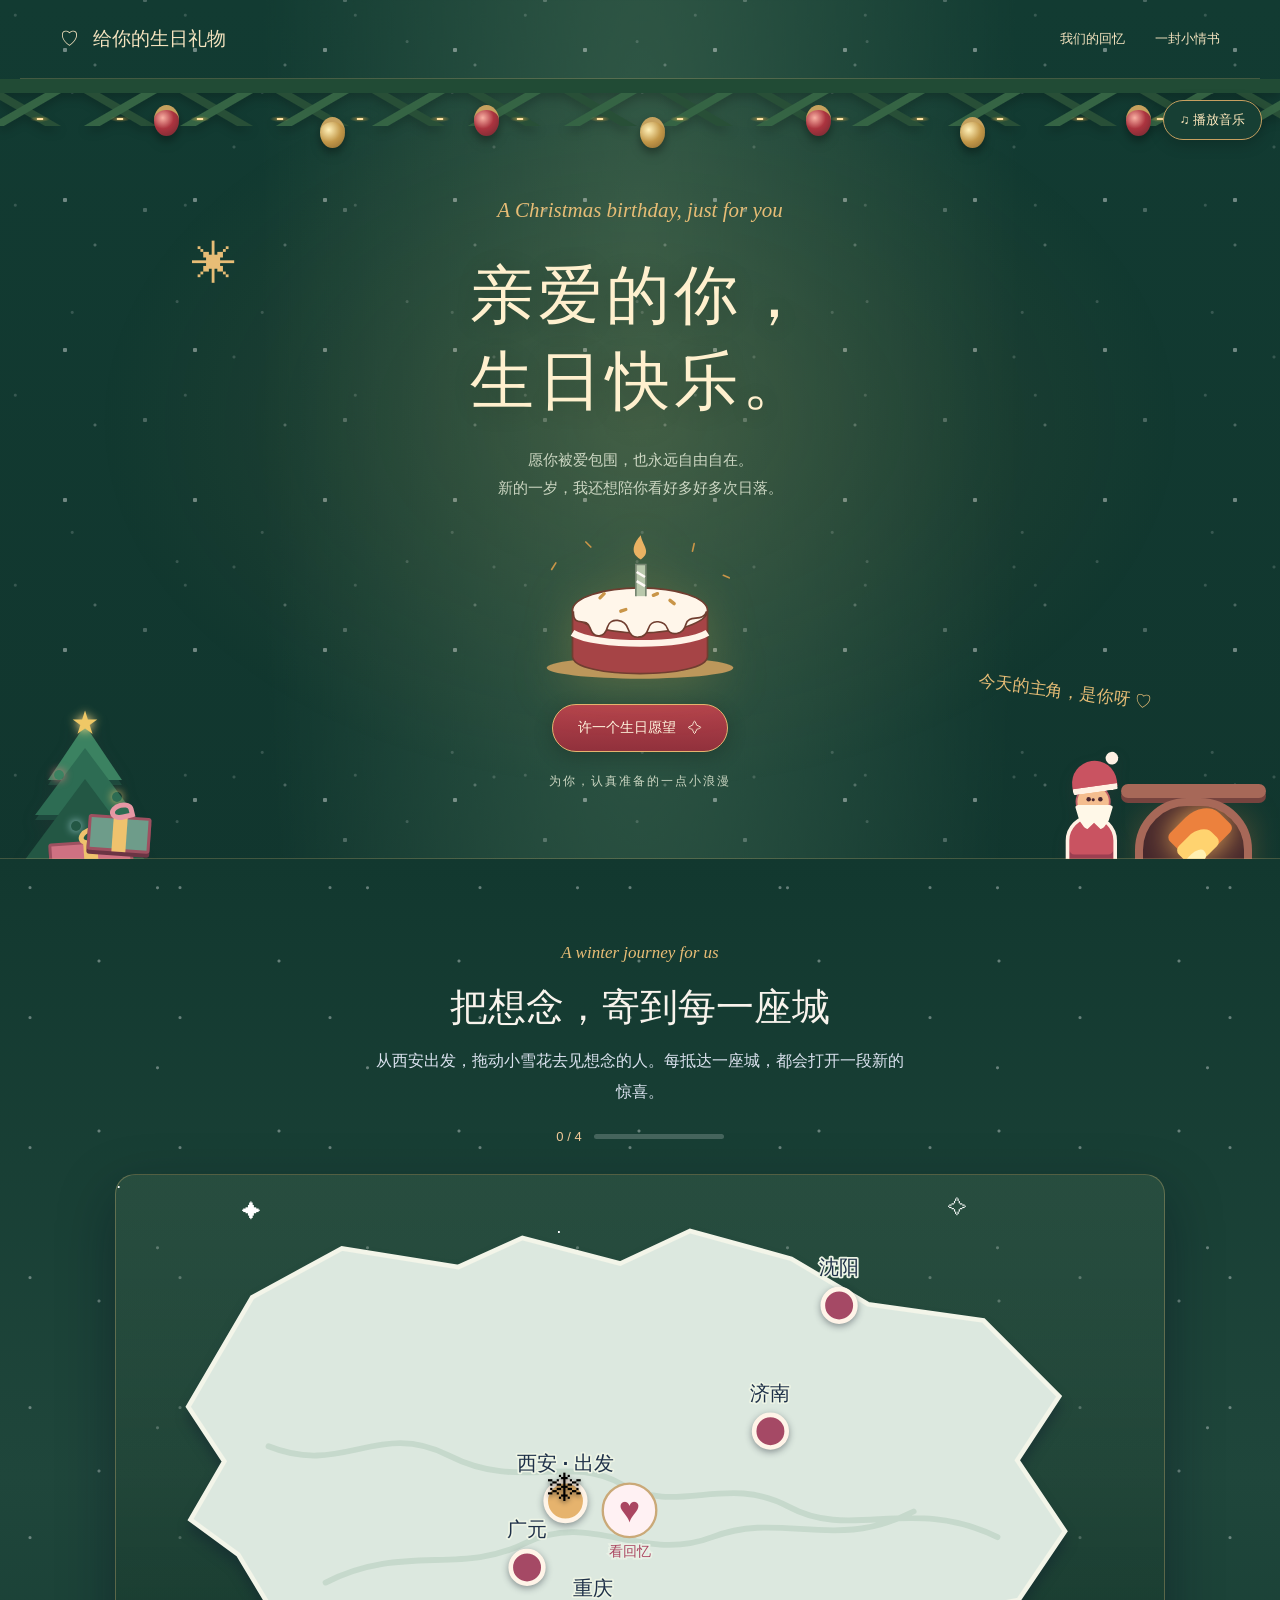
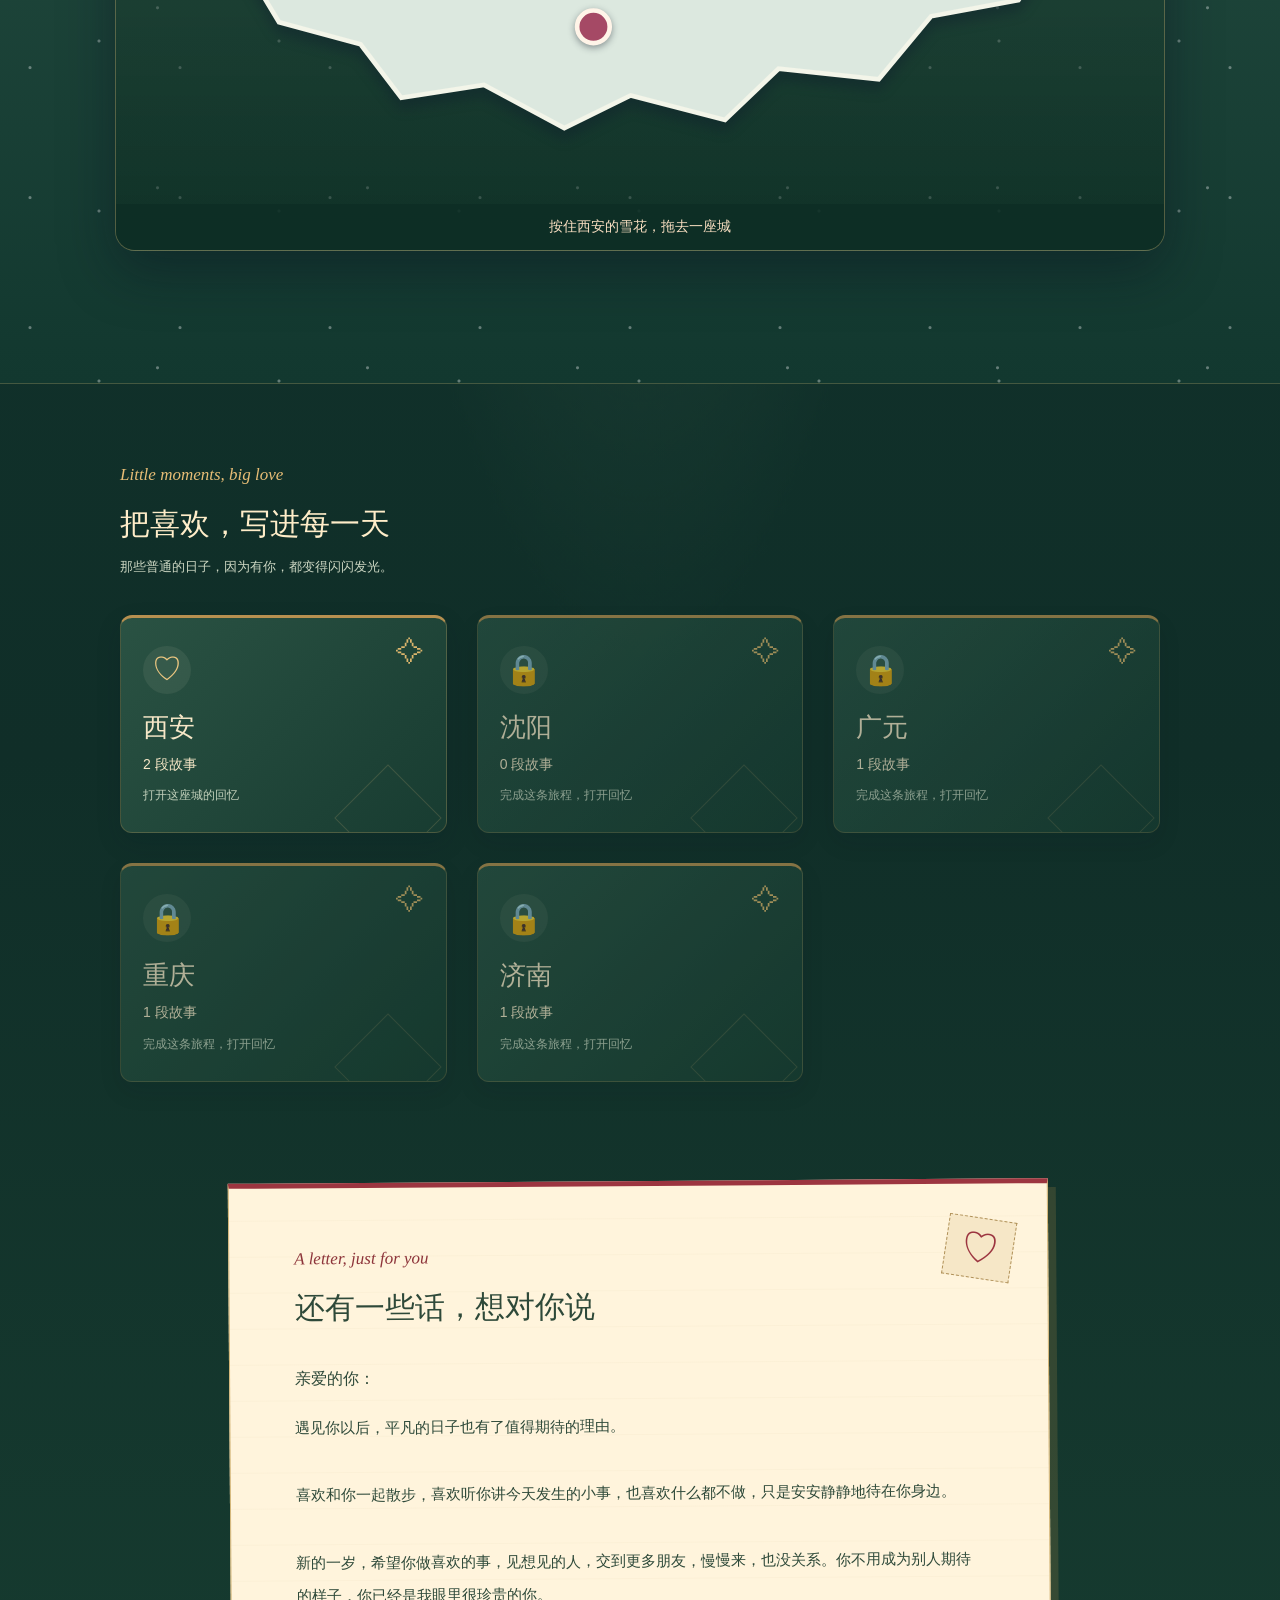
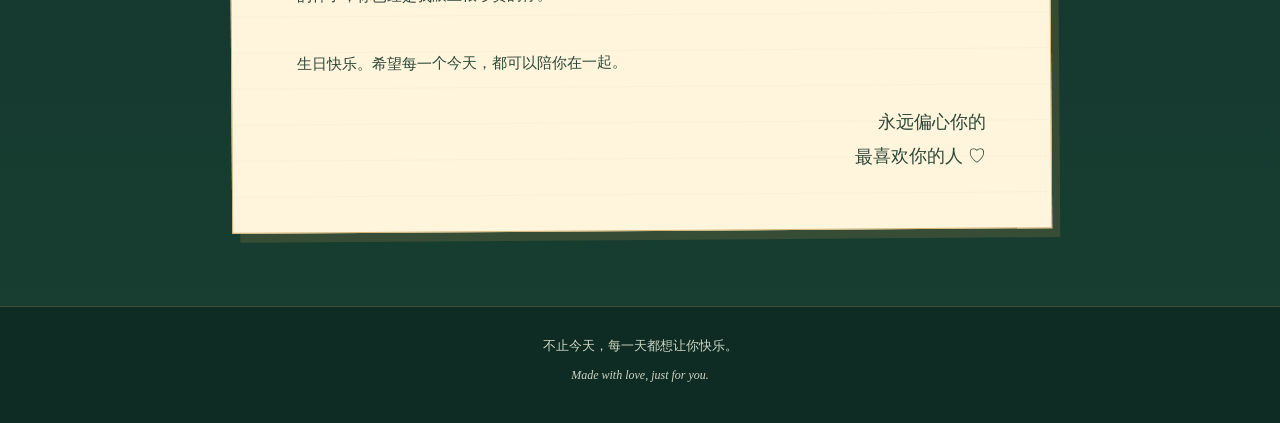
<file: index.html>
<!doctype html>
<html lang="zh-CN">
<head>
  <meta charset="UTF-8">
  <meta name="viewport" content="width=device-width, initial-scale=1">
  <meta name="theme-color" content="#123b32">
  <title>把喜欢，写进每一天</title>
  <link rel="stylesheet" href="styles.css">
</head>
<body>
  <audio id="birthday-music" src="%E5%A4%AA%E8%81%AA%E6%98%8E-%E9%99%88%E7%BB%AE%E8%B4%9E.mp3" preload="metadata" playsinline loop></audio>
  <button id="music-toggle" class="music-toggle" type="button" hidden aria-label="播放背景音乐" aria-pressed="false">♫ 播放音乐</button>
  <div class="christmas-decor" aria-hidden="true">
    <div class="snow-layer snow-layer-one"></div><div class="snow-layer snow-layer-two"></div>
    <div class="christmas-tree"><span class="tree-star">★</span><i class="tree-layer tree-layer-one"></i><i class="tree-layer tree-layer-two"></i><i class="tree-layer tree-layer-three"></i><b class="tree-trunk"></b><span class="tree-light light-one"></span><span class="tree-light light-two"></span><span class="tree-light light-three"></span><span class="tree-light light-four"></span></div>
    <div class="gift-stack"><span class="gift gift-large"><i></i><b></b></span><span class="gift gift-small"><i></i><b></b></span></div>
    <div class="santa-claus"><span class="santa-hat"></span><span class="santa-face">●</span><span class="santa-beard"></span><span class="santa-body"></span></div>
    <div class="fireplace"><span class="fireplace-mantle"></span><span class="fireplace-opening"><i></i><b></b><em></em></span><span class="fireplace-glow"></span></div>
  </div>
  <header class="topbar"><a class="brand" href="#">♡ &nbsp; 给你的生日礼物</a><nav aria-label="主导航"><a href="#memories">我们的回忆</a><a href="#letter">一封小情书</a><button id="manage" class="quiet editor-only">整理礼物</button></nav></header>
  <main>
    <section class="hero" aria-labelledby="birthday-title">
      <div class="holiday-garland" aria-hidden="true"><span></span><span></span><span></span><span></span><span></span><span></span><span></span></div>
      <span class="tiny-flower" aria-hidden="true">✳</span>
      <p class="handwritten">A Christmas birthday, just for you</p>
      <h1 id="birthday-title"><span id="recipient">亲爱的你</span>，<br>生日快乐。</h1>
      <p id="subtitle" class="subtitle"></p>
      <div class="cake" aria-hidden="true"><svg viewBox="0 0 300 220" fill="none"><ellipse cx="150" cy="193" rx="112" ry="13" fill="#edddd9"/><path d="M69 124v55c0 28 162 28 162 0v-55" fill="#ecc2cc" stroke="#9d6979" stroke-width="2"/><path d="M69 151c27 17 136 17 162 0" stroke="#fff4e8" stroke-width="8"/><ellipse cx="150" cy="124" rx="81" ry="27" fill="#fff6ea" stroke="#9d6979" stroke-width="2"/><path d="M70 125c0 22 15 5 20 20s18 11 21-1 21-10 25 3 20 12 24-1 20-9 23 0 19 8 22-5 21-2 25-16" fill="#fff6ea" stroke="#9d6979" stroke-width="2"/><path d="M145 107V69h12v38" fill="#b9c8ac" stroke="#768571" stroke-width="2"/><path d="m146 78 10 6m-10 5 10 6" stroke="#fffaf7" stroke-width="3"/><path class="flame" d="M151 63c-17-9-4-25 0-29 1 11 14 20 0 29Z" fill="#e9b263"/><path d="m102 109 5-5m79 8 5 4m-64 9 6-2m33-17 5-2" stroke="#b46b81" stroke-width="4" stroke-linecap="round"/><path d="m44 75 5-8m201 15 7 3M91 48l-6-6m130 2-2 9" stroke="#c28a9d" stroke-width="2" stroke-linecap="round"/></svg></div>
      <button id="wish" class="primary">许一个生日愿望 <span aria-hidden="true">✧</span></button>
      <p id="birthday-date" class="date-line"></p>
      <span class="hero-note">今天的主角，是你呀 ♡</span>
    </section>
    <section id="journey" class="journey-section">
      <div class="journey-intro">
        <p class="handwritten small">A winter journey for us</p>
        <h2>把想念，寄到每一座城</h2>
        <p>从西安出发，拖动小雪花去见想念的人。每抵达一座城，都会打开一段新的惊喜。</p>
        <div class="journey-progress" aria-live="polite"><span id="journey-progress-count">0 / 4</span><i><b id="journey-progress-bar"></b></i></div>
      </div>
      <div class="map-shell">
        <div class="map-sky" aria-hidden="true"><span>✦</span><span>·</span><span>✧</span><span>·</span></div>
        <svg id="china-map" class="china-map" viewBox="0 0 900 540" role="group" aria-labelledby="map-title map-desc">
          <title id="map-title">冬日中国旅程地图</title><desc id="map-desc">从西安拖动雪花到沈阳、重庆、广元或济南，触发不同交通工具。</desc>
          <path class="china-land" d="M117 105 194 63 294 79 349 54 433 76 493 48 580 72 646 111 745 125 810 190 774 245 815 306 775 365 700 379 655 433 569 424 523 468 442 447 385 475 316 438 245 449 210 403 140 384 105 326 64 296 93 246 62 199Z"/>
          <path class="map-ridge" d="M131 233c64 26 94-23 155 8s103-2 149 25 90-10 143 19 106-10 179 26M180 350c66-34 116-6 172-34s100 18 160-5 104 13 173-22"/>
          <g class="route-layer" id="route-layer"></g>
          <g id="city-layer"></g>
          <g id="frog-layer"></g>
          <g id="traveller-token" class="traveller-token" transform="translate(386 280)" aria-hidden="true"><circle r="24" fill="transparent" pointer-events="all"/><text text-anchor="middle">❄</text></g>
        </svg>
        <div class="map-instruction" id="map-instruction">按住西安的雪花，拖去一座城</div>
      </div>
      <div id="travel-result" class="travel-result" aria-live="polite"></div>
    </section>
    <section id="cake-station" class="cake-station" hidden>
      <div class="station-copy"><p class="handwritten small">A birthday cake, made by you</p><h2>冬日蛋糕</h2><p>沈阳的雪落下来之前，先亲手完成这块小小的生日蛋糕吧。</p></div>
      <div class="cake-workbench"><div class="cake-workspace-label"><span>冬日甜品台</span><span id="cake-progress">0 / 4 完成</span></div><div id="wish-float-layer" class="wish-float-layer" aria-live="polite"></div><div id="cake-preview" class="cake-preview" aria-label="可互动的立体生日蛋糕"><div class="cake-plate"></div><div class="cake-candle-row" aria-hidden="true"></div><div class="cake-candle-cover" aria-hidden="true"></div><div class="cake-top"><span class="cake-writing"></span></div><div class="cake-layer cake-layer-top"></div><div class="cake-layer cake-layer-middle"></div><div class="cake-layer cake-layer-bottom"></div><div class="cake-cream-piping"></div><div class="cake-decorations"></div></div><div class="cake-tools" role="group" aria-label="蛋糕制作工具"><button type="button" data-cake-action="cream">① 抹奶油</button><button type="button" data-cake-action="flower">② 裱花</button><button type="button" data-cake-action="write">③ 许愿</button><button type="button" data-cake-action="candle">④ 插蜡烛</button></div><div id="cake-write-tools" class="cake-write-tools" hidden><input id="cake-message-input" maxlength="18" placeholder="写下 18 字以内的愿望"><button id="cake-message-apply" type="button" class="outline">许下愿望</button></div><p id="cake-hint" class="cake-hint">先选择工具，再在蛋糕上操作：拖动抹奶油，点击装饰。</p></div>
      <div id="wish-panel" class="wish-panel" hidden><div class="fireworks" aria-hidden="true">✦　✧　✦</div><h2>现在，轮到你许愿了</h2><p>闭上眼睛，把最想实现的愿望交给今晚的星星。</p><button id="make-wish" class="primary" type="button">我许好了 ♡</button><div id="wish-message" class="wish-message"></div></div>
    </section>
    <section id="memories" class="memories section-wrap">
      <div class="section-heading"><div><p class="handwritten small">Little moments, big love</p><h2>把喜欢，写进每一天</h2><p class="muted">那些普通的日子，因为有你，都变得闪闪发光。</p></div><button id="manage-places" class="outline editor-only" type="button">管理地点</button><button id="add-memory" class="outline editor-only">＋ 收藏一段回忆</button></div>
      <div id="gallery" class="gallery"></div>
      <div id="empty" class="empty"><span aria-hidden="true">▧</span><h3>故事的第一页，留给我们</h3><p>放一张喜欢的照片，写下那天的小事。<br>以后再看，还是会忍不住微笑。</p><button id="first-memory" class="quiet editor-only">添加我们的第一张照片</button></div>
    </section>
    <section id="letter" class="letter-section section-wrap"><div class="letter-paper"><span class="letter-stamp" aria-hidden="true">♡</span><p class="handwritten small">A letter, just for you</p><h2>还有一些话，想对你说</h2><p id="letter-greeting"></p><div id="letter-body" class="letter-body"></div><p class="signature">永远偏心你的<br><span id="sender"></span> ♡</p></div></section>
  </main>
  <footer>不止今天，每一天都想让你快乐。<span>Made with love, just for you.</span></footer>
  <dialog id="settings-dialog" aria-labelledby="settings-title"><div class="dialog-top"><h2 id="settings-title">把这份礼物，变成我们的</h2><button class="close" data-close aria-label="关闭">×</button></div><form id="settings-form"><label>她的昵称<input name="recipient" maxlength="30" required></label><label>生日日期<input name="birthday" type="date"></label><label>首页寄语<textarea name="subtitle" maxlength="200" rows="2" required></textarea></label><label>生日信<textarea name="letter" maxlength="5000" rows="7" required></textarea></label><label>你的落款<input name="sender" maxlength="30" required></label><button class="primary" type="submit">保存这份心意</button></form><div class="backup"><h3>好好收藏这份礼物</h3><p class="muted">照片仅保存在当前浏览器。记得备份；发给她时，请导出分享页面。</p><div class="button-row"><button id="export-page" class="outline">导出分享页面</button><button id="export-backup" class="quiet">备份内容</button><button id="import-backup" class="quiet">恢复备份</button></div><input id="backup-file" type="file" accept="application/json,.json" hidden></div></dialog>
  <dialog id="memory-dialog" aria-labelledby="memory-title"><div class="dialog-top"><h2 id="memory-title">收藏一段回忆</h2><button class="close" data-close aria-label="关闭">×</button></div><form id="memory-form"><label>这段回忆属于<select id="memory-place" name="placeId" required></select></label><div class="upload"><label for="photo">追加照片到这个故事</label><input id="photo" type="file" accept="image/jpeg,image/png,image/webp" multiple><p class="muted">每个故事最多 30 张 · 每张最大 15 MB · 再次选择会追加</p><p id="photo-status" role="status"></p><div id="photo-preview" class="photo-preview"></div></div><label>给这段回忆起个名字<input name="title" maxlength="50" placeholder="比如：一起看过的那场日落" required></label><label>那一天（选填）<input name="date" type="date"></label><label>照片背后的小故事<textarea name="story" maxlength="1000" rows="4" placeholder="那天发生了什么？有什么想对她说的话？"></textarea></label><button id="save-memory" class="primary" type="submit">收藏这段回忆</button></form></dialog>
  <dialog id="view-dialog" class="view-dialog" aria-labelledby="view-title"><div class="dialog-top"><h2 id="view-title"></h2><button class="close" data-close aria-label="关闭">×</button></div><button id="back-to-stories" type="button" class="quiet">← 返回地点故事列表</button><div id="view-photos" class="view-photos"></div><p id="view-date" class="muted"></p><p id="view-story" class="story"></p><div class="button-row editor-only"><button id="edit-memory" class="outline">编辑故事</button><button id="delete-memory" class="quiet">删除回忆</button></div></dialog>
  <dialog id="frog-dialog" aria-labelledby="frog-title"><div class="dialog-top"><h2 id="frog-title">旅行青蛙带回了这些回忆</h2><button class="close" data-close aria-label="关闭">×</button></div><button id="city-add-story" type="button" class="outline editor-only">＋ 为这里添加故事</button><div id="frog-memories" class="frog-memories"></div></dialog>
  <dialog id="places-dialog" aria-labelledby="places-title"><div class="dialog-top"><h2 id="places-title">地图上的回忆地点</h2><button class="close" data-close aria-label="关闭">×</button></div><div id="place-list"></div><button id="new-place" type="button" class="outline">＋ 新增地点</button><form id="place-form"><h3 id="place-form-title">新增地点</h3><label>地点名称<input name="name" maxlength="30" required></label><label>到达方式<select name="mode"><option value="train">火车，抵达后出现青蛙</option><option value="plane">飞机，抵达后打开蛋糕台</option><option value="heart">爱心，直接打开回忆</option></select></label><p class="muted">地图坐标：横向 25–875（从左到右），纵向 25–515（从上到下）。修改位置不会改变已有故事。</p><div class="coordinate-fields"><label>横向位置<input name="x" type="number" min="25" max="875" value="500" required></label><label>纵向位置<input name="y" type="number" min="25" max="515" value="300" required></label></div><button type="submit" class="primary">保存地点</button></form></dialog>
  <div id="toast" role="status" aria-live="polite"></div><div id="confetti" aria-hidden="true"></div>
  <script src="published-data.js"></script>
  <script src="model.js"></script>
  <script src="app.js"></script>
</body>
</html>
</file>
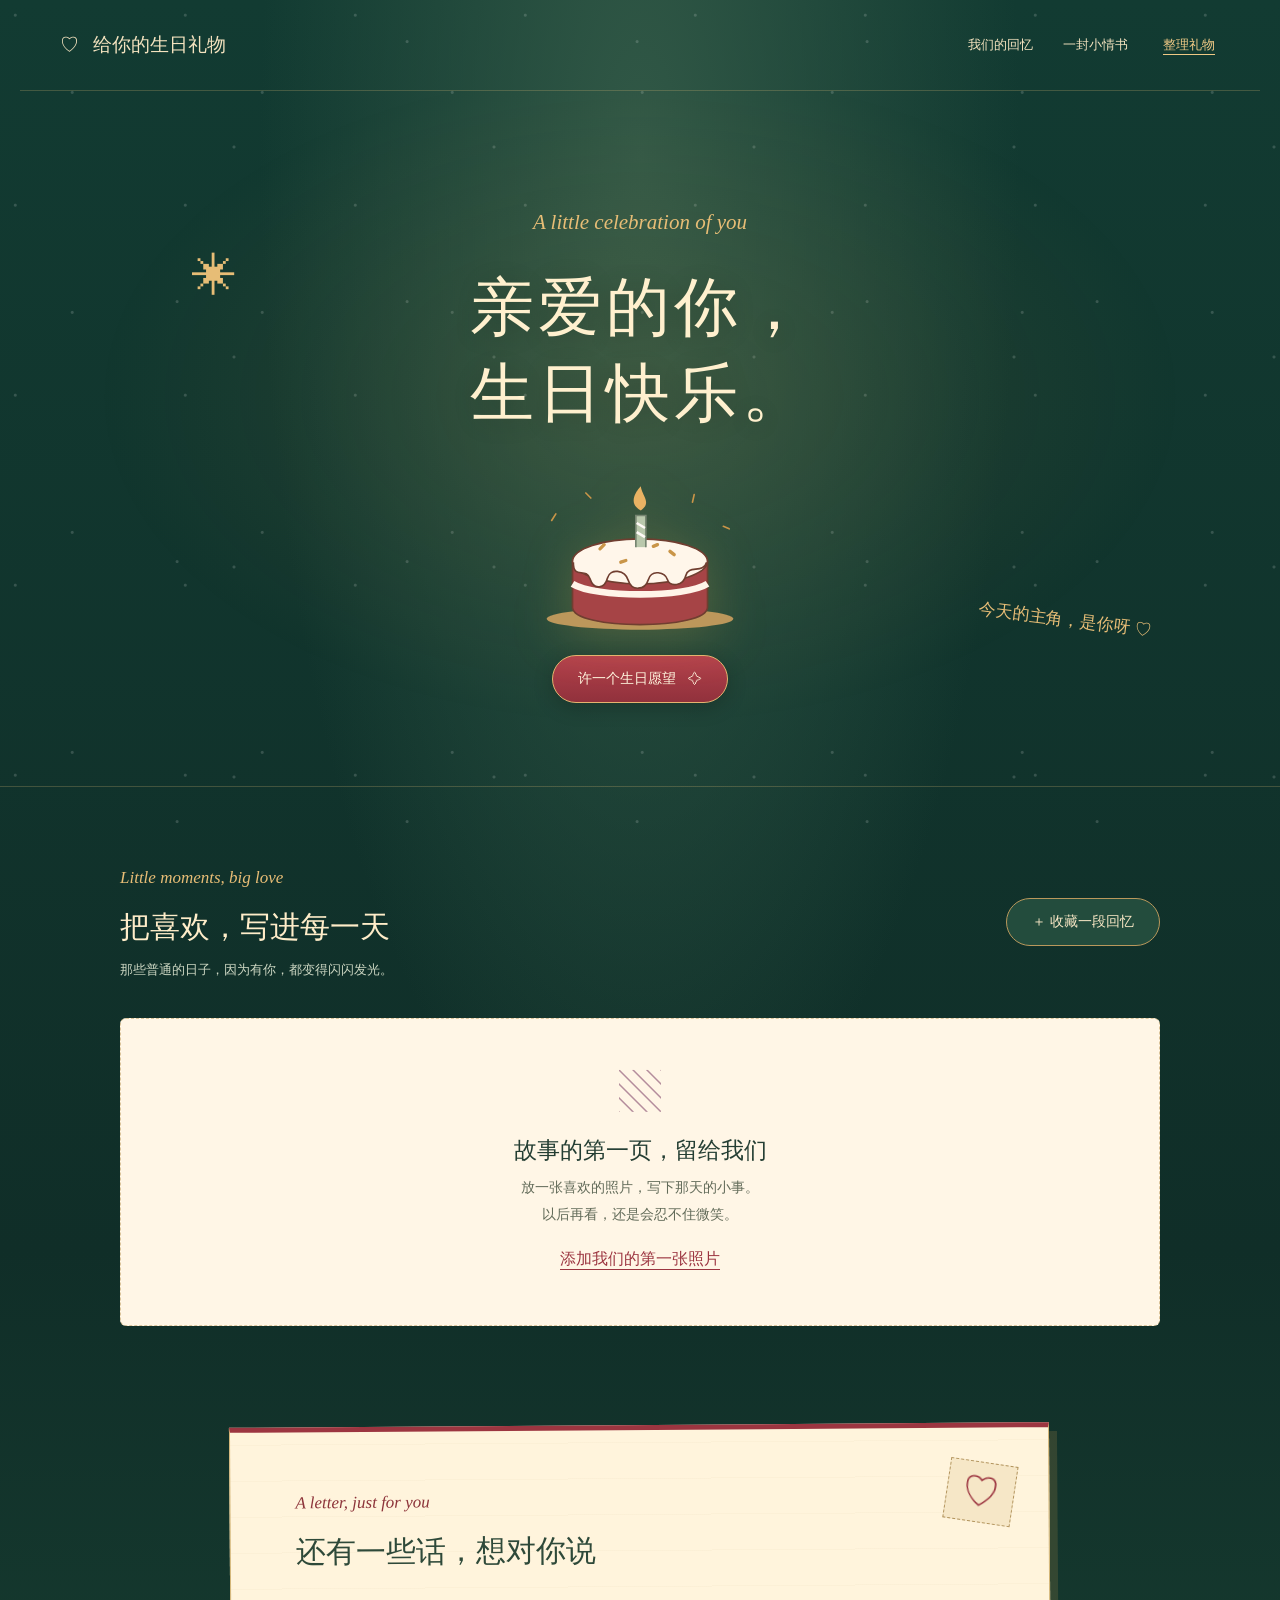
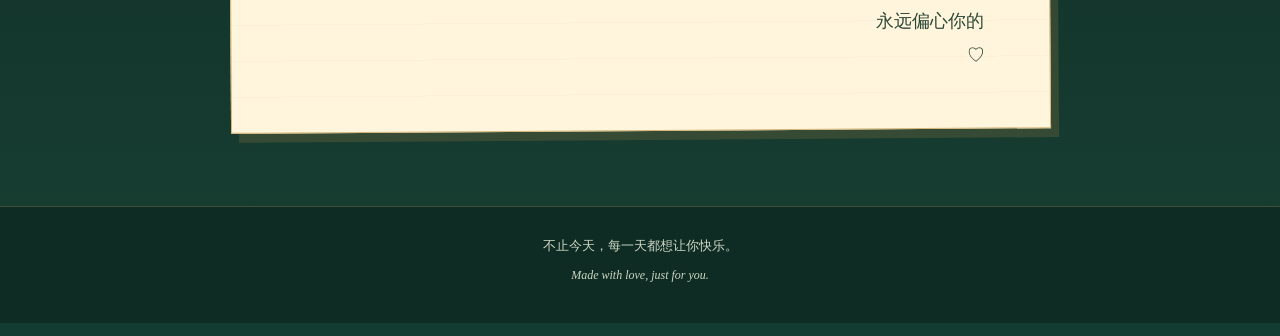
<file: test-runner.html>
<!doctype html>
<html lang="zh-CN">
<head>
  <meta charset="UTF-8">
  <meta name="viewport" content="width=device-width, initial-scale=1">
  <meta name="theme-color" content="#fffaf7">
  <title>把喜欢，写进每一天</title>
  <link rel="stylesheet" href="styles.css">
</head>
<body>
  <header class="topbar"><a class="brand" href="#">♡ &nbsp; 给你的生日礼物</a><nav aria-label="主导航"><a href="#memories">我们的回忆</a><a href="#letter">一封小情书</a><button id="manage" class="quiet editor-only">整理礼物</button></nav></header>
  <main>
    <section class="hero" aria-labelledby="birthday-title">
      <span class="tiny-flower" aria-hidden="true">✳</span>
      <p class="handwritten">A little celebration of you</p>
      <h1 id="birthday-title"><span id="recipient">亲爱的你</span>，<br>生日快乐。</h1>
      <p id="subtitle" class="subtitle"></p>
      <div class="cake" aria-hidden="true"><svg viewBox="0 0 300 220" fill="none"><ellipse cx="150" cy="193" rx="112" ry="13" fill="#edddd9"/><path d="M69 124v55c0 28 162 28 162 0v-55" fill="#ecc2cc" stroke="#9d6979" stroke-width="2"/><path d="M69 151c27 17 136 17 162 0" stroke="#fff4e8" stroke-width="8"/><ellipse cx="150" cy="124" rx="81" ry="27" fill="#fff6ea" stroke="#9d6979" stroke-width="2"/><path d="M70 125c0 22 15 5 20 20s18 11 21-1 21-10 25 3 20 12 24-1 20-9 23 0 19 8 22-5 21-2 25-16" fill="#fff6ea" stroke="#9d6979" stroke-width="2"/><path d="M145 107V69h12v38" fill="#b9c8ac" stroke="#768571" stroke-width="2"/><path d="m146 78 10 6m-10 5 10 6" stroke="#fffaf7" stroke-width="3"/><path class="flame" d="M151 63c-17-9-4-25 0-29 1 11 14 20 0 29Z" fill="#e9b263"/><path d="m102 109 5-5m79 8 5 4m-64 9 6-2m33-17 5-2" stroke="#b46b81" stroke-width="4" stroke-linecap="round"/><path d="m44 75 5-8m201 15 7 3M91 48l-6-6m130 2-2 9" stroke="#c28a9d" stroke-width="2" stroke-linecap="round"/></svg></div>
      <button id="wish" class="primary">许一个生日愿望 <span aria-hidden="true">✧</span></button>
      <p id="birthday-date" class="date-line"></p>
      <span class="hero-note">今天的主角，是你呀 ♡</span>
    </section>
    <section id="memories" class="memories section-wrap">
      <div class="section-heading"><div><p class="handwritten small">Little moments, big love</p><h2>把喜欢，写进每一天</h2><p class="muted">那些普通的日子，因为有你，都变得闪闪发光。</p></div><button id="add-memory" class="outline editor-only">＋ 收藏一段回忆</button></div>
      <div id="gallery" class="gallery"></div>
      <div id="empty" class="empty"><span aria-hidden="true">▧</span><h3>故事的第一页，留给我们</h3><p>放一张喜欢的照片，写下那天的小事。<br>以后再看，还是会忍不住微笑。</p><button id="first-memory" class="quiet editor-only">添加我们的第一张照片</button></div>
    </section>
    <section id="letter" class="letter-section section-wrap"><div class="letter-paper"><span class="letter-stamp" aria-hidden="true">♡</span><p class="handwritten small">A letter, just for you</p><h2>还有一些话，想对你说</h2><p id="letter-greeting"></p><div id="letter-body" class="letter-body"></div><p class="signature">永远偏心你的<br><span id="sender"></span> ♡</p></div></section>
  </main>
  <footer>不止今天，每一天都想让你快乐。<span>Made with love, just for you.</span></footer>
  <dialog id="settings-dialog" aria-labelledby="settings-title"><div class="dialog-top"><h2 id="settings-title">把这份礼物，变成我们的</h2><button class="close" data-close aria-label="关闭">×</button></div><form id="settings-form"><label>她的昵称<input name="recipient" maxlength="30" required></label><label>生日日期<input name="birthday" type="date"></label><label>首页寄语<textarea name="subtitle" maxlength="200" rows="2" required></textarea></label><label>生日信<textarea name="letter" maxlength="5000" rows="7" required></textarea></label><label>你的落款<input name="sender" maxlength="30" required></label><button class="primary" type="submit">保存这份心意</button></form><div class="backup"><h3>好好收藏这份礼物</h3><p class="muted">照片仅保存在当前浏览器。记得备份；发给她时，请导出分享页面。</p><div class="button-row"><button id="export-page" class="outline">导出分享页面</button><button id="export-backup" class="quiet">备份内容</button><button id="import-backup" class="quiet">恢复备份</button></div><input id="backup-file" type="file" accept="application/json,.json" hidden></div></dialog>
  <dialog id="memory-dialog" aria-labelledby="memory-title"><div class="dialog-top"><h2 id="memory-title">收藏一段回忆</h2><button class="close" data-close aria-label="关闭">×</button></div><form id="memory-form"><label class="upload">选择一张照片<input id="photo" type="file" accept="image/jpeg,image/png,image/webp"><span class="muted">JPG / PNG / WebP · 最大 15 MB</span><img id="photo-preview" alt="待保存的照片预览" hidden></label><label>给这段回忆起个名字<input name="title" maxlength="50" placeholder="比如：一起看过的那场日落" required></label><label>那一天（选填）<input name="date" type="date"></label><label>照片背后的小故事<textarea name="story" maxlength="1000" rows="4" placeholder="那天发生了什么？有什么想对她说的话？"></textarea></label><button id="save-memory" class="primary" type="submit">收藏这段回忆</button></form></dialog>
  <dialog id="view-dialog" class="view-dialog" aria-labelledby="view-title"><div class="dialog-top"><h2 id="view-title"></h2><button class="close" data-close aria-label="关闭">×</button></div><img id="view-photo" alt=""><p id="view-date" class="muted"></p><p id="view-story" class="story"></p><div class="button-row editor-only"><button id="edit-memory" class="outline">编辑故事</button><button id="delete-memory" class="quiet">删除回忆</button></div></dialog>
  <div id="toast" role="status" aria-live="polite"></div><div id="confetti" aria-hidden="true"></div>
  <script>window.addEventListener("error",e=>document.body.setAttribute("data-error",e.message));</script><script src="gift-sources.js"></script>
  <script src="app.js"></script>
<script>
(async()=>{const out=document.createElement('pre');out.id='test-results';document.body.append(out);let results=[];function check(v,n){if(!v)throw Error(n);results.push('PASS '+n)}const pause=ms=>new Promise(r=>setTimeout(r,ms));try{await pause(3000);document.querySelector('#manage').click();let f=document.querySelector('#settings-form');f.elements.recipient.value='测试小桃';f.dispatchEvent(new Event('submit',{cancelable:true}));await pause(300);check(document.querySelector('#recipient').textContent==='测试小桃','settings saved');document.querySelector('#add-memory').click();let canvas=document.createElement('canvas');canvas.width=80;canvas.height=60;canvas.getContext('2d').fillRect(0,0,80,60);let blob=await new Promise(r=>canvas.toBlob(r));let dt=new DataTransfer();dt.items.add(new File([blob],'test.png',{type:'image/png'}));let input=document.querySelector('#photo');input.files=dt.files;input.dispatchEvent(new Event('change'));await pause(300);f=document.querySelector('#memory-form');f.elements.title.value='一起看日落';f.elements.story.value='<img src=x onerror=alert(1)> 很温暖的一天';f.dispatchEvent(new Event('submit',{cancelable:true}));await pause(300);check(document.querySelectorAll('.memory-card').length===1,'photo saved');document.querySelector('.memory-card').click();check(document.querySelector('#view-story').textContent.includes('<img'),'story is safe plain text');check(!document.querySelector('#view-story img'),'no HTML injection');document.querySelector('#edit-memory').click();f.elements.title.value='编辑后的故事';f.dispatchEvent(new Event('submit',{cancelable:true}));await pause(300);check(document.querySelector('.memory-card h3').textContent==='编辑后的故事','story edited');let db=await new Promise((r,j)=>{let q=indexedDB.open('birthday-keepsake',1);q.onsuccess=()=>r(q.result);q.onerror=j});let saved=await new Promise(r=>{let q=db.transaction('gift').objectStore('gift').get('current');q.onsuccess=()=>r(q.result)});check(saved.memories.length===1&&saved.settings.recipient==='测试小桃','IndexedDB persisted');let captured;URL.createObjectURL=(blob)=>{captured=blob;return 'blob:test'};HTMLAnchorElement.prototype.click=function(){};document.querySelector('#export-page').click();await pause(200);let exported=await captured.text();check(exported.includes('gift-data')&&!exported.includes('src="app.js"'),'standalone export');let frame=document.createElement('iframe');frame.srcdoc=exported;document.body.append(frame);await pause(700);check(frame.contentDocument.querySelector('#recipient').textContent==='测试小桃','shared page boots');check(frame.contentDocument.querySelectorAll('.memory-card').length===1,'shared photo renders');check(frame.contentWindow.getComputedStyle(frame.contentDocument.querySelector('#manage')).display==='none','shared editing hidden');frame.remove();window.confirm=()=>true;document.querySelector('.memory-card').click();document.querySelector('#delete-memory').click();await pause(300);check(document.querySelectorAll('.memory-card').length===0,'delete saved');check(!document.querySelector('#empty').hidden,'empty state returns');document.querySelector('#wish').click();check(document.querySelector('#toast').textContent.includes('愿望'),'wish interaction');}catch(e){results.push('FAIL '+e.stack+' TOAST '+document.querySelector('#toast').textContent+' RECIPIENT '+document.querySelector('#recipient').textContent)}out.textContent=results.join('\n');})();</script></body>
</html>
</file>
<file: styles.css>
:root{--paper:#fffaf7;--pink:#f8e8ec;--rose:#a54965;--ink:#4d3541;--muted:#796972;--green:#768571;--line:#eadce0;font-family:"Microsoft YaHei","PingFang SC",sans-serif;color:var(--ink);background:var(--paper);font-synthesis:none}*{box-sizing:border-box}html{scroll-behavior:smooth;scroll-padding-top:30px}body{margin:0}button,input,textarea{font:inherit}button,a,input,textarea{-webkit-tap-highlight-color:transparent}button{cursor:pointer}a{color:inherit;text-decoration:none}button{border:0;background:none;color:inherit}button:disabled{opacity:.55;cursor:wait}button:focus-visible,a:focus-visible,input:focus-visible,textarea:focus-visible{outline:3px solid var(--green);outline-offset:5px}h1,h2,h3,p{margin-top:0}h1,h2,h3{font-family:"Songti SC","SimSun",serif;font-weight:400}h2{font-size:30px;line-height:1.4}p{line-height:1.9}header{max-width:1240px;margin:auto;display:flex;justify-content:space-between;align-items:center;padding:26px 40px;border-bottom:1px solid var(--line);gap:20px}.brand{font-family:"Songti SC","SimSun",serif;font-size:19px}nav{display:flex;gap:30px;align-items:center;font-size:13px}.quiet{padding:10px 5px;color:var(--rose);text-decoration:underline;text-underline-offset:5px}.hero{position:relative;text-align:center;padding:65px 24px 58px;background:radial-gradient(ellipse at center,#f8e8ec88,transparent 66%)}.handwritten{font-family:Georgia,serif;font-style:italic;font-size:21px;color:var(--rose);margin-bottom:22px}.small{font-size:17px;margin-bottom:12px}h1{font-size:64px;line-height:1.35;letter-spacing:4px;margin:0 0 20px;overflow-wrap:anywhere}.subtitle{color:var(--muted);font-size:15px;max-width:560px;margin:0 auto;white-space:pre-wrap}.cake{width:250px;margin:4px auto 10px}.primary,.outline{display:inline-flex;justify-content:center;align-items:center;gap:12px;border-radius:30px;padding:14px 25px;font-size:14px}.primary{background:var(--rose);color:white;box-shadow:0 5px 16px #a549651a}.primary:hover{background:#89364f}.outline{border:1px solid #cfacb8;background:#fffaf7}.outline:hover{background:var(--pink)}.date-line{font-size:12px;color:var(--muted);margin:18px 0 0;letter-spacing:2px}.hero-note{position:absolute;right:10%;bottom:155px;transform:rotate(7deg);font-family:"KaiTi",serif;color:var(--rose);font-size:17px}.tiny-flower{position:absolute;left:15%;top:160px;font-size:45px;color:#c3a0ac}.section-wrap{max-width:1120px;margin:auto;padding:62px 40px}.section-heading{display:flex;justify-content:space-between;align-items:center;gap:22px;margin-bottom:35px}.section-heading h2{margin-bottom:10px}.muted{color:var(--muted);font-size:13px}.section-heading p:last-child{margin:0}.gallery{display:grid;grid-template-columns:repeat(3,minmax(0,1fr));gap:30px}.memory-card{background:#fff;padding:13px 13px 23px;box-shadow:0 5px 22px #6342530d;border:1px solid #eee5e4;transform:rotate(-1deg);text-align:left;width:100%;transition:transform .2s}.memory-card:nth-child(2n){transform:rotate(1deg)}.memory-card:hover{transform:rotate(0deg) translateY(-4px)}.memory-card img{width:100%;aspect-ratio:1;object-fit:cover;display:block;background:var(--pink)}.memory-card-media{position:relative}.memory-card-count{position:absolute;right:10px;bottom:10px;background:#4d3541d9;color:#fff;padding:5px 9px;border-radius:20px;font-size:11px}.memory-thumbs{display:flex;gap:5px;margin-top:7px;overflow:hidden}.memory-thumbs img{width:38px;height:38px;aspect-ratio:1;flex:0 0 38px;border:2px solid #fff;object-fit:cover}.photo-preview{display:grid;grid-template-columns:repeat(4,1fr);gap:7px;margin-top:12px}.photo-preview:empty{display:none}.photo-preview img{width:100%;aspect-ratio:1;object-fit:cover;margin:0;border-radius:5px}.view-photos{display:grid;grid-template-columns:repeat(3,minmax(0,1fr));gap:10px;margin-bottom:18px}.view-photos img{width:100%;aspect-ratio:1;object-fit:cover;border-radius:5px;background:var(--pink)}.memory-card h3{font-size:21px;margin:20px 6px 7px;overflow-wrap:anywhere}.memory-card p{margin:0 6px;color:var(--muted);font-size:13px;display:-webkit-box;-webkit-line-clamp:2;-webkit-box-orient:vertical;overflow:hidden;overflow-wrap:anywhere}.memory-card time{display:block;margin:12px 6px 0;font-size:11px;color:var(--rose)}.empty{text-align:center;border:1px dashed #d8bbc6;border-radius:6px;padding:45px 20px;background:#fcf4f4}.empty>span{font-size:42px;color:#b48d9c}.empty h3{font-size:23px;margin:15px 0 8px}.empty p{font-size:14px;color:var(--muted);margin-bottom:12px}.letter-section{padding-top:24px;padding-bottom:75px}.letter-paper{position:relative;max-width:820px;margin:auto;padding:55px 65px;background:#fffefa;border:1px solid #e9e1d8;box-shadow:8px 9px 0 #f1e7e5;transform:rotate(-.4deg)}.letter-paper h2{margin-bottom:35px}.letter-stamp{position:absolute;right:34px;top:34px;font-size:38px;color:var(--rose);border:1px dashed #cda4b2;padding:4px 14px;transform:rotate(9deg)}.letter-body{white-space:pre-wrap;line-height:2.25;font-size:15px;overflow-wrap:anywhere}.signature{text-align:right;font-family:"KaiTi","Songti SC",serif;font-size:18px;margin:28px 0 0;overflow-wrap:anywhere}footer{text-align:center;padding:30px 20px 40px;border-top:1px solid var(--line);font-size:13px;color:var(--muted)}footer span{display:block;font-family:Georgia,serif;font-style:italic;margin-top:13px;font-size:12px}dialog{color:var(--ink);border:1px solid var(--line);border-radius:16px;background:var(--paper);width:min(580px,calc(100% - 28px));max-height:88dvh;padding:28px;box-shadow:0 20px 90px #38202a33}dialog::backdrop{background:#38202a66;backdrop-filter:blur(4px)}.dialog-top{display:flex;align-items:start;justify-content:space-between;gap:20px;margin-bottom:20px}.dialog-top h2{font-size:24px;margin:5px 0}.close{font-size:29px;line-height:1;width:36px;height:36px;flex-shrink:0;border-radius:50%;background:var(--pink)}label{display:block;font-size:13px;margin-bottom:18px}input,textarea{display:block;width:100%;margin-top:8px;border:1px solid #d9c6cd;border-radius:8px;padding:12px;color:var(--ink);background:white}textarea{resize:vertical;line-height:1.7}.upload{padding:18px;border:1px dashed #cfacb8;background:#f8edef;border-radius:10px}.upload input{background:transparent;border:0;padding:8px 0}.upload span{display:block}.upload img{width:100%;max-height:200px;object-fit:contain;margin-top:15px}.backup{border-top:1px solid var(--line);margin-top:28px;padding-top:24px}.backup h3{font-size:20px;margin-bottom:8px}.button-row{display:flex;gap:12px;flex-wrap:wrap}.view-dialog{width:min(760px,calc(100% - 28px))}.view-dialog>img{max-height:55dvh;max-width:100%;display:block;margin:auto;object-fit:contain}.story{white-space:pre-wrap;overflow-wrap:anywhere;font-size:15px}#view-title{overflow-wrap:anywhere}#toast{position:fixed;bottom:25px;left:50%;transform:translateX(-50%);background:var(--ink);color:white;padding:12px 22px;border-radius:12px;max-width:90%;width:max-content;z-index:100;font-size:14px;pointer-events:none}#toast:empty{display:none}#confetti{position:fixed;inset:0;pointer-events:none;overflow:hidden;z-index:101}.confetti-piece{position:absolute;top:-20px;width:9px;height:14px;animation:fall 2.6s ease-in forwards}@keyframes fall{to{transform:translateY(105vh) rotate(500deg)}}[hidden]{display:none!important}body.shared .editor-only{display:none!important}@media(min-width:1400px){.hero{padding-top:80px}}@media(max-width:700px){header{padding:20px;flex-wrap:wrap;gap:14px}nav{gap:20px;font-size:12px;width:100%;justify-content:space-between}.brand{font-size:18px}.hero{padding:45px 20px}h1{font-size:46px;letter-spacing:2px}.hero-note{position:static;display:block;transform:none;margin-top:24px;font-size:14px}.tiny-flower{left:6%;top:120px;font-size:26px}.cake{width:210px}.handwritten{font-size:18px}.section-wrap{padding:40px 23px}.section-heading{display:block}.section-heading .outline{margin-top:18px}h2{font-size:26px}.gallery{grid-template-columns:1fr;gap:26px;max-width:420px;margin:auto}.letter-paper{padding:37px 25px}.letter-paper h2{font-size:23px;padding-right:20px}.letter-stamp{right:18px;top:20px;font-size:24px;padding:3px 9px}.letter-body{font-size:14px}dialog{padding:20px}.dialog-top h2{font-size:21px}.small{font-size:16px}}@media(prefers-reduced-motion:reduce){html{scroll-behavior:auto}*,*::before,*::after{animation:none!important;transition:none!important}}
/* immersive winter journey */
.journey-section{position:relative;overflow:hidden;padding:78px 24px 80px;background:linear-gradient(180deg,#17243b 0%,#243b5c 52%,#17243b 100%);color:#f8f3ec}.journey-section:before{content:"";position:absolute;inset:0;opacity:.35;background:radial-gradient(circle at 20% 22%,#fff 0 1px,transparent 2px),radial-gradient(circle at 75% 16%,#fff 0 1px,transparent 2px),radial-gradient(circle at 55% 60%,#fff 0 1px,transparent 2px);background-size:150px 130px,210px 180px,180px 170px}.journey-intro,.map-shell,.travel-result,.frog{position:relative;z-index:1;max-width:1050px;margin-left:auto;margin-right:auto}.journey-intro{text-align:center}.journey-intro h2{font-size:38px;margin-bottom:12px}.journey-intro>p:not(.handwritten){color:#dce3f0;max-width:540px;margin:0 auto 22px}.journey-progress{display:flex;align-items:center;gap:12px;justify-content:center;color:#f3cb9a;font-size:13px}.journey-progress i{display:block;width:130px;height:5px;background:#ffffff33;border-radius:10px;overflow:hidden}.journey-progress b{display:block;width:0;height:100%;background:#f3cb9a;transition:width .5s}.map-shell{margin-top:30px;max-width:1050px;border:1px solid #ffffff25;border-radius:20px;background:linear-gradient(180deg,#7ba2c633,#17243b55);box-shadow:0 20px 55px #07101e66;overflow:hidden}.map-sky{height:0;position:relative;z-index:2;color:#fff;letter-spacing:40px;font-size:19px}.map-sky span:nth-child(1){position:absolute;left:12%;top:26px}.map-sky span:nth-child(2){position:absolute;left:42%;top:45px}.map-sky span:nth-child(3){position:absolute;right:15%;top:22px}.china-map{display:block;width:100%;height:auto;min-height:300px}.china-land{fill:#dce8df;stroke:#f3f5e9;stroke-width:4;filter:drop-shadow(0 8px 5px #101d2d66)}.map-ridge{fill:none;stroke:#acc6b3;stroke-width:5;stroke-linecap:round;opacity:.45}.city-node{cursor:pointer}.city-node circle{fill:#a54965;stroke:#fff4e8;stroke-width:4;filter:drop-shadow(0 2px 3px #07101e66)}.city-node[data-mode=start] circle{fill:#e6b36d}.city-node.destination:hover circle,.city-node.destination.drag-over circle{fill:#e6b36d;transform:scale(1.2)}.city-node text{fill:#fff;font-size:17px;font-weight:bold;pointer-events:none}.city-node .city-label{font-size:17px;fill:#1e3048;text-shadow:0 1px #fff4e8}.traveller-token{cursor:grab;touch-action:none}.traveller-token text{font-size:30px;filter:drop-shadow(0 2px 2px #1118)}.traveller-token.dragging{cursor:grabbing}.route-line{fill:none;stroke:#f3cb9a;stroke-width:5;stroke-dasharray:12 10;stroke-linecap:round;opacity:.9}.route-line.train{stroke:#efaaa9}.vehicle{font-size:28px;paint-order:stroke;stroke:#fff;stroke-width:3}.vehicle.plane{animation:vehicle-fly 2.8s ease-in-out both}.vehicle.train{animation:vehicle-train 2.5s ease-in-out both}.map-instruction{text-align:center;padding:14px;color:#f8dec1;font-size:14px;background:#101b2c99}.travel-result{text-align:center;min-height:30px;margin-top:22px;font-size:16px;color:#ffe4b4}.travel-result strong{color:#fff}.frog{display:flex;align-items:center;gap:10px;margin-top:20px;border:1px solid #edca8c88;border-radius:25px;padding:8px 18px;background:#314c55;color:#fff2d6;cursor:pointer;opacity:0;transform:translateY(15px);transition:.5s}.frog.visible{opacity:1;transform:translateY(0)}.frog span{font-size:40px}.frog small{font-size:13px}.cake-station{padding:78px 24px;background:linear-gradient(180deg,#202b2b,#4b272d 52%,#241923);color:#fff5e9;text-align:center;position:relative;overflow:hidden}.cake-station:before{content:"";position:absolute;inset:auto 0 0;height:120px;background:radial-gradient(ellipse at 50% 100%,#df765533,transparent 65%)}.cake-station[hidden]{display:none}.station-copy,.cake-workbench,.wish-panel{position:relative;z-index:1}.station-copy h2{font-size:38px;margin-bottom:12px}.station-copy>p:not(.handwritten){color:#ecd9d0}.cake-workbench{max-width:600px;margin:36px auto 0;padding:28px;border:1px solid #f6d4a355;border-radius:20px;background:#f6d4a30f}.cake-preview{position:relative;width:300px;height:230px;margin:auto}.cake-layer{position:absolute;left:32px;width:236px;border:3px solid #7f4554}.cake-layer-bottom{bottom:25px;height:90px;border-radius:8px 8px 28px 28px;background:#d7869b}.cake-layer-top{bottom:95px;height:62px;border-radius:50% 50% 15px 15px;background:#f6e1cd}.cake-top{position:absolute;bottom:128px;left:28px;width:244px;height:45px;border-radius:50%;background:#fff4df;border:3px solid #7f4554;z-index:2}.cake-top:after{content:"";position:absolute;left:25px;right:25px;bottom:-15px;height:25px;background:#fff4df;border-radius:0 0 50% 50%;border-bottom:3px solid #d38b9e}.cake-writing{position:absolute;z-index:3;left:0;right:0;top:11px;color:#a54965;font-family:KaiTi,serif;font-size:17px}.cake-candle-row{position:absolute;z-index:4;bottom:166px;left:65px;right:65px;display:flex;justify-content:space-around}.cake-candle{width:10px;height:40px;border-radius:4px;background:#77a8b4;border:2px solid #fff4df;position:relative}.cake-candle:before{content:"";position:absolute;left:1px;top:-16px;width:5px;height:14px;background:#f3c06e;border-radius:50% 50% 40% 40%}.cake-flower{position:absolute;z-index:5;color:#c65373;font-size:25px;animation:bloom .4s both}.cake-tools{display:flex;justify-content:center;flex-wrap:wrap;gap:10px;margin-top:8px}.cake-tools button{border:1px solid #f3cb9a99;border-radius:20px;color:#ffe4b4;padding:10px 16px}.cake-tools button.done{background:#e6b36d;color:#4b272d}.cake-hint{font-size:13px;color:#f0cfb7}.wish-panel{max-width:650px;margin:44px auto 0;padding:40px 20px;border:1px solid #f3cb9a55;border-radius:20px;background:#291b2999}.wish-panel h2{font-size:30px}.wish-panel>p{color:#eedbd1}.wish-panel[hidden]{display:none}.fireworks{font-size:34px;letter-spacing:12px;color:#f3cb9a;animation:twinkle 1.1s infinite alternate}.wish-message{color:#f3cb9a;margin-top:20px}.frog-memories{display:grid;grid-template-columns:repeat(3,1fr);gap:12px}.frog-memory{border:1px solid #eadce0;background:#fff;padding:7px;border-radius:8px;text-align:left;cursor:pointer}.frog-memory img{width:100%;aspect-ratio:1;object-fit:cover}.frog-memory p{font-size:12px;margin:7px 3px 2px;color:#4d3541;overflow:hidden;white-space:nowrap;text-overflow:ellipsis}@keyframes vehicle-fly{0%{opacity:0;transform:translate(0,0) rotate(-15deg)}15%{opacity:1}100%{transform:translate(0,0) rotate(10deg)}}@keyframes vehicle-train{0%{opacity:0}15%{opacity:1}100%{opacity:1}}@keyframes twinkle{to{transform:scale(1.12);text-shadow:0 0 18px #f3cb9a}}@keyframes bloom{from{transform:scale(0) rotate(-20deg)}to{transform:scale(1) rotate(0)}}
@media(max-width:700px){.journey-section,.cake-station{padding:55px 16px}.journey-intro h2,.station-copy h2{font-size:29px}.china-map{min-height:230px}.city-node .city-label{font-size:14px}.frog-memories{grid-template-columns:repeat(2,1fr)}.cake-workbench{padding:18px 8px}.map-instruction{font-size:13px}}

select{display:block;width:100%;margin-top:8px;border:1px solid #d9c6cd;border-radius:8px;padding:12px;color:var(--ink);background:white}
/* Places, story albums and photo editor */
.place-card{padding:28px 22px;background:#fffdf9;border:1px solid #e0c9c9;border-radius:16px;text-align:left;min-height:210px;box-shadow:0 7px 22px #4d354109}
.place-card:disabled{cursor:default;opacity:.7}.place-card-symbol{font-size:30px}.place-card h3{font-size:26px;margin:16px 0 6px}.place-card p{margin-bottom:8px;font-size:14px}.place-card small{color:#796972;font-size:12px}.section-heading{flex-wrap:wrap}.section-heading>div{flex:1;min-width:240px}
#frog-dialog{width:min(900px,calc(100% - 28px))}#frog-memories{display:grid;grid-template-columns:repeat(2,minmax(0,1fr));gap:24px;margin-top:24px}.story-entry{min-width:0}.story-entry .memory-card{transform:none;height:calc(100% - 45px)}.story-entry .button-row{justify-content:center}.story-entry .memory-card h3{margin-top:15px}.story-entry .memory-card img{aspect-ratio:4/3}
#memory-dialog{width:min(820px,calc(100% - 28px))}.upload{margin-bottom:24px}.upload label{margin-bottom:6px}.photo-preview{grid-template-columns:repeat(3,minmax(0,1fr));align-items:start;gap:12px}.photo-edit{background:#fffaf7;border:1px solid #dac5c9;border-radius:8px;overflow:hidden;padding:7px}.upload .photo-edit img{width:100%;aspect-ratio:1;object-fit:cover;margin:0;border-radius:5px}.photo-edit textarea{font-size:12px;padding:7px;min-width:0}.photo-actions{display:flex;flex-wrap:wrap;gap:2px 8px;margin-top:6px}.photo-actions .quiet{font-size:12px;padding:6px 2px;min-height:30px}.photo-actions [aria-pressed=true]{font-weight:bold;color:#46634e}.photo-actions button:disabled{opacity:.35;cursor:default}#photo-status{font-size:13px;color:#805b6a}
.view-photos{grid-template-columns:repeat(2,minmax(0,1fr));align-items:start;margin-top:16px}.view-photos figure{margin:0;min-width:0}.view-photos img{aspect-ratio:auto;max-height:65dvh;object-fit:contain;display:block;background:#f5ece9}.view-photos figcaption{font-size:13px;padding:9px 3px;line-height:1.7;white-space:pre-wrap;overflow-wrap:anywhere}#back-to-stories{margin-bottom:8px}
.coordinate-fields{display:grid;grid-template-columns:1fr 1fr;gap:16px}.place-manager-row{display:flex;align-items:center;justify-content:space-between;border-bottom:1px solid #eadce0;gap:10px}.place-manager-row span{overflow-wrap:anywhere;font-size:14px}#new-place{margin:20px 0}#place-form h3{font-size:22px}
.china-map{min-height:0;touch-action:pan-y}.traveller-token{touch-action:none}#frog-layer{pointer-events:all}.city-frog,.city-heart{cursor:pointer}.city-frog:focus-visible,.city-heart:focus-visible,.city-node:focus-visible{outline:3px solid #a54965;outline-offset:5px}.city-heart text{fill:#aa4661}.frog-label{fill:#314638;font-size:12px;font-weight:600;paint-order:stroke;stroke:#e9f1e6;stroke-width:3px}.frog-bob{animation:gentle-frog 2.8s ease-in-out 2}.city-frog:hover .frog-bob{filter:drop-shadow(0 0 7px #ebc183)}@keyframes gentle-frog{0%,100%{transform:translateY(0)}50%{transform:translateY(-4px)}}
@media(max-width:700px){#frog-memories{grid-template-columns:1fr;gap:22px}.photo-preview{grid-template-columns:repeat(2,minmax(0,1fr))}.view-photos{grid-template-columns:1fr}.place-card{min-height:170px;padding:23px}.city-node .city-label{font-size:19px}.frog-label{font-size:15px}.china-map{min-width:0}.section-heading .outline{margin-right:8px}#journey{padding-left:8px;padding-right:8px}.map-instruction{padding:12px 8px}.photo-actions .quiet{min-height:36px}}
@media(prefers-reduced-motion:reduce){.frog-bob{animation:none}}

.city-node .city-label{paint-order:stroke;stroke:#edf4e5;stroke-width:3px;stroke-linejoin:round;text-shadow:none}
/* interactive cake studio */
.cake-workbench{max-width:720px}.cake-workspace-label{display:flex;justify-content:space-between;align-items:center;color:#f3cb9a;font-size:13px;letter-spacing:.08em;margin-bottom:5px}.cake-preview{width:380px;height:300px;perspective:900px;cursor:crosshair;user-select:none;touch-action:none;filter:drop-shadow(0 22px 10px #100b1066)}.cake-preview:before{content:"";position:absolute;left:83px;top:44px;width:214px;height:190px;border-radius:50%;background:#ffffff08;transform:rotateX(58deg);box-shadow:inset 0 0 0 1px #f8deb055}.cake-plate{position:absolute;z-index:0;left:34px;bottom:14px;width:312px;height:49px;border-radius:50%;background:linear-gradient(#fff8e8,#d8a5aa);border:3px solid #f6e8cb;box-shadow:0 12px 0 #522c38,0 18px 14px #100b1055}.cake-layer{left:72px;width:236px;transform:rotateX(0deg);box-shadow:inset 0 9px 0 #ffffff1f,inset 0 -12px 0 #713d4e55,0 9px 0 #522c38}.cake-layer-bottom{bottom:52px;height:86px;border-radius:16px 16px 34px 34px;background:linear-gradient(90deg,#b45c78,#e49bae 46%,#b95776);border-width:3px}.cake-layer-middle{bottom:115px;height:70px;border-radius:14px 14px 22px 22px;background:linear-gradient(90deg,#f3c1cb,#fff1dc 50%,#e9a9bc);border:3px solid #9d5368}.cake-layer-top{bottom:166px;left:96px;width:188px;height:55px;border-radius:50% 50% 18px 18px;background:linear-gradient(90deg,#f9e5cb,#fffaf0 50%,#efc8c5);border:3px solid #9d5368;box-shadow:inset 0 -9px #d88aa0,0 6px 0 #6e3d4c}.cake-top{left:90px;bottom:201px;width:200px;height:48px;border-radius:50%;background:radial-gradient(ellipse at 50% 40%,#fffaf1 0 48%,#f2d6bd 52% 100%);border:3px solid #9d5368;box-shadow:0 9px 0 #8d4c61;z-index:3}.cake-top:after{left:22px;right:22px;bottom:-14px;height:20px;background:#fff3de;border-bottom:3px solid #d38b9e}.cake-writing{top:13px;font-size:16px;text-shadow:0 1px #fff}.cake-candle-row{z-index:7;bottom:226px;left:108px;right:108px}.cake-candle{width:12px;height:42px;box-shadow:inset -3px 0 #ffffff44}.cake-candle:before{box-shadow:0 0 10px #f3c06e}.cake-cream-piping{position:absolute;z-index:5;left:102px;bottom:188px;width:176px;height:22px;border-radius:50%;border:6px dotted #fff7e8;opacity:0;transition:.3s;pointer-events:none}.cake-preview.has-cream .cake-cream-piping{opacity:1}.cake-cream-dot{position:absolute;z-index:6;width:20px;height:20px;border-radius:50% 50% 45% 45%;background:radial-gradient(circle at 35% 25%,#fff,#f4d8c5 68%);border:2px solid #d08b9c;pointer-events:none;animation:cream-pop .3s both}.cake-flower{z-index:8;text-shadow:0 2px #fff;font-size:27px;filter:drop-shadow(0 2px 1px #833d59)}.cake-tools button{min-width:120px;transition:.2s}.cake-tools button.active{background:#fff0c8;color:#5c293b;box-shadow:0 0 0 3px #e7b86e55,0 5px 12px #e5b36e44;transform:translateY(-3px)}.cake-tools button.done{background:#6d9a88;color:#fff}.cake-write-tools{display:flex;max-width:410px;margin:15px auto 0;gap:8px}.cake-write-tools input{margin:0;flex:1;background:#fffaf3}.cake-write-tools[hidden]{display:none}.cake-hint{min-height:24px}.cake-preview.tool-write{cursor:text}.cake-preview.tool-candle{cursor:copy}.cake-preview.tool-flower{cursor:cell}.cake-preview.tool-cream{cursor:crosshair}@keyframes cream-pop{from{transform:scale(.2) translateY(5px);opacity:0}to{transform:scale(1);opacity:1}}
@media(max-width:700px){.cake-preview{transform:scale(.82);transform-origin:top center;margin-bottom:-48px}.cake-workspace-label{padding:0 14px}.cake-tools button{min-width:135px}.cake-write-tools{max-width:330px}}
.wish-float-layer{position:absolute;z-index:0;inset:34px 14px 115px;pointer-events:none;overflow:visible}.wish-float{position:absolute;right:18px;top:46%;max-width:185px;padding:11px 14px;color:#ffe5ac;font-family:"KaiTi","Songti SC",serif;font-size:19px;line-height:1.6;text-align:center;transform:rotate(4deg);text-shadow:0 0 12px #f3cb9a99,0 1px #3d1f2c;background:linear-gradient(90deg,transparent,#4f2935aa 12%,#4f2935aa 88%,transparent);animation:wish-rise 1.2s ease-out both}.wish-float:before{content:"?";position:absolute;left:-17px;top:-11px;font-family:Georgia,serif;color:#f3cb9a;font-size:17px}.wish-float:after{content:"?";position:absolute;right:-16px;bottom:-12px;color:#f3cb9a;font-size:15px}.cake-workspace-label,.cake-preview,.cake-tools,.cake-write-tools,.cake-hint{position:relative;z-index:2}@keyframes wish-rise{from{opacity:0;transform:translateY(18px) rotate(4deg);filter:blur(4px)}to{opacity:1;transform:translateY(0) rotate(4deg);filter:blur(0)}}
@media(max-width:700px){.wish-float-layer{inset:28px 4px 105px}.wish-float{right:2px;top:44%;max-width:100px;font-size:14px;padding:7px 8px;line-height:1.45}.wish-float:before{left:-10px}.wish-float:after{right:-9px}}
/* candle insertion: the flame travels from above, then the cake top masks its lower end */
.cake-candle-row{position:absolute;z-index:7;inset:0;left:0;right:0;bottom:auto;height:100%;display:block;pointer-events:none}.cake-candle-row .cake-candle{position:absolute;z-index:7;width:13px;height:44px;margin:0;transform:translateX(-50%) translateY(-88px);transform-origin:50% 100%;border-radius:4px;background:repeating-linear-gradient(135deg,#75a8b4 0 5px,#a9d0cf 5px 9px);border:2px solid #fff4df;box-shadow:inset -3px 0 #ffffff55,0 0 0 1px #73425155}.cake-candle-row .cake-candle:before{left:2px;top:-19px;width:6px;height:16px;box-shadow:0 0 12px #f3c06e;background:radial-gradient(ellipse at 50% 75%,#fff3b0 0 25%,#f3a94f 28% 65%,transparent 68%)}.cake-candle-row .cake-candle.inserted{animation:candle-insert .85s cubic-bezier(.2,.85,.3,1) forwards}.cake-candle-cover{position:absolute;z-index:8;left:90px;bottom:187px;width:200px;height:27px;border-radius:0 0 50% 50%;background:#fff3de;border-bottom:3px solid #d38b9e;box-shadow:0 4px 0 #f8e5ca55;pointer-events:none}.cake-candle-cover:after{content:"";position:absolute;left:16px;right:16px;top:0;border-top:3px dotted #e5a3b2;opacity:.9}@keyframes candle-insert{0%{transform:translateX(-50%) translateY(-88px) rotate(-4deg);opacity:.15}55%{opacity:1}78%{transform:translateX(-50%) translateY(7px) rotate(2deg)}100%{transform:translateX(-50%) translateY(0) rotate(0);opacity:1}}
/* Christmas atmosphere */
body{position:relative;overflow-x:hidden;background:linear-gradient(180deg,#fffaf7 0%,#fff8f5 48%,#f8ece8 100%)}body:before{content:"";position:fixed;z-index:-3;inset:0;background:radial-gradient(circle at 9% 8%,#ffffff 0 1px,transparent 2px),radial-gradient(circle at 77% 16%,#ffffff 0 1px,transparent 2px),radial-gradient(circle at 38% 42%,#ffffff 0 1px,transparent 2px),radial-gradient(circle at 90% 70%,#ffffff 0 1px,transparent 2px);background-size:170px 190px,230px 260px,190px 220px,260px 210px;opacity:.55;pointer-events:none}.christmas-decor{position:fixed;z-index:20;inset:0;pointer-events:none;overflow:hidden}.snow-layer{position:absolute;inset:-25px 0 0;background-image:radial-gradient(circle,#fff 0 2px,transparent 2.5px),radial-gradient(circle,#fff9 0 1px,transparent 2px);background-size:130px 150px,190px 180px;animation:snowfall 18s linear infinite;opacity:.4}.snow-layer-two{background-position:45px -80px;background-size:200px 210px;animation-duration:26s;opacity:.24}.christmas-tree{position:absolute;left:18px;bottom:17px;width:122px;height:172px;filter:drop-shadow(0 7px 8px #49313a26);transform-origin:bottom center;animation:tree-sway 5s ease-in-out infinite}.tree-layer{position:absolute;left:50%;transform:translateX(-50%);display:block;width:0;height:0;border-left:58px solid transparent;border-right:58px solid transparent;border-bottom:78px solid #28604d;filter:drop-shadow(0 5px 0 #1d493d)}.tree-layer-one{top:21px;border-left-width:37px;border-right-width:37px;border-bottom-width:55px;border-bottom-color:#3b8261}.tree-layer-two{top:44px;border-left-width:50px;border-right-width:50px;border-bottom-width:67px;border-bottom-color:#2d6c53}.tree-layer-three{top:75px;border-left-width:61px;border-right-width:61px;border-bottom-width:82px;border-bottom-color:#235744}.tree-trunk{position:absolute;left:51px;bottom:0;width:20px;height:32px;background:#785044;border-radius:2px}.tree-star{position:absolute;z-index:2;top:0;left:50%;transform:translateX(-50%);color:#efc866;font-size:28px;text-shadow:0 0 10px #f5d887}.tree-light{position:absolute;z-index:3;width:10px;height:10px;border-radius:50%;box-shadow:0 0 9px currentColor;animation:tree-blink 1.8s infinite alternate}.light-one{left:30px;top:66px;color:#ef797e}.light-two{right:24px;top:88px;color:#f0ca70;animation-delay:.4s}.light-three{left:47px;top:117px;color:#a9d9df;animation-delay:.8s}.light-four{right:28px;top:133px;color:#e989ab;animation-delay:1.1s}.gift-stack{position:absolute;left:28px;bottom:0;width:126px;height:66px;transform:rotate(-4deg)}.gift{position:absolute;display:block;border:3px solid #9e5060;border-radius:3px;box-shadow:0 4px 0 #6b3544}.gift i{position:absolute;left:50%;top:-3px;bottom:-3px;width:14px;transform:translateX(-50%);background:#efc26d}.gift b{position:absolute;left:50%;top:-20px;width:24px;height:17px;transform:translateX(-50%);border:5px solid #efc26d;border-radius:50% 50% 0 50%;rotate:-18deg}.gift-large{left:23px;bottom:0;width:84px;height:47px;background:#cf7182}.gift-small{right:0;bottom:34px;width:63px;height:36px;background:#6e9c8a;transform:rotate(8deg)}.gift-small b{border-color:#e797a4}.santa-claus{position:absolute;right:22px;bottom:11px;width:86px;height:132px;transform:scale(.9);filter:drop-shadow(0 7px 7px #49313a2e);animation:santa-breathe 3.6s ease-in-out infinite}.santa-face{position:absolute;z-index:4;left:29px;top:35px;width:35px;height:35px;border-radius:50%;background:#f4bd8f;color:#4b2630;text-align:center;font-size:8px;padding-top:11px;box-shadow:0 0 0 2px #c15f69}.santa-face:after{content:"";position:absolute;right:7px;top:12px;width:5px;height:5px;border-radius:50%;background:#4b2630;box-shadow:-13px 0 #4b2630}.santa-hat{position:absolute;z-index:5;left:22px;top:7px;width:50px;height:35px;border-radius:55px 55px 5px 5px;background:#c95361;transform:rotate(-8deg);border-bottom:7px solid #fff1e4}.santa-hat:before{content:"";position:absolute;right:-5px;top:-7px;width:14px;height:14px;border-radius:50%;background:#fff1e4}.santa-beard{position:absolute;z-index:5;left:26px;top:56px;width:43px;height:28px;background:#fff8e8;border-radius:6px 6px 28px 28px;clip-path:polygon(0 0,100% 0,88% 62%,70% 100%,50% 70%,30% 100%,12% 62%)}.santa-body{position:absolute;left:16px;bottom:0;width:57px;height:65px;background:#c95361;border-radius:29px 29px 10px 10px;border:4px solid #fff1e4;box-shadow:inset 0 -17px #9b3f51}.fireplace{position:absolute;right:0;bottom:-7px;width:145px;height:116px;display:none}.fireplace-mantle{position:absolute;top:8px;left:0;width:145px;height:14px;border-radius:8px;background:#a76858;box-shadow:0 5px #76433e}.fireplace-opening{position:absolute;left:14px;top:22px;width:117px;height:94px;border-radius:52px 52px 0 0;background:#45272c;border:8px solid #a76858;overflow:hidden}.fireplace-opening i,.fireplace-opening b,.fireplace-opening em{position:absolute;bottom:9px;left:50%;display:block;transform:translateX(-50%);border-radius:50% 6px 50% 6px;rotate:45deg}.fireplace-opening i{width:42px;height:55px;background:#ec813d;box-shadow:0 0 30px #f7b55b}.fireplace-opening b{width:27px;height:39px;background:#ffd36f}.fireplace-opening em{width:13px;height:23px;background:#fff1b2}.fireplace-glow{position:absolute;z-index:-1;left:22px;top:42px;width:105px;height:65px;background:#ef8b4555;filter:blur(16px);animation:fire-glow 1.8s ease-in-out infinite alternate}
@keyframes snowfall{to{transform:translateY(180px)}}@keyframes tree-sway{0%,100%{rotate:-1deg}50%{rotate:1deg}}@keyframes tree-blink{to{opacity:.35;transform:scale(.7)}}@keyframes santa-breathe{0%,100%{translate:0 0}50%{translate:0 -4px}}@keyframes fire-glow{to{opacity:.55;transform:scale(1.1)}}
@media(min-width:1100px){.fireplace{display:block}}
@media(max-width:700px){.christmas-tree{left:-11px;bottom:5px;transform:scale(.7);transform-origin:bottom left}.gift-stack{left:4px;bottom:-3px;transform:scale(.7) rotate(-4deg);transform-origin:bottom left}.santa-claus{right:-16px;bottom:2px;transform:scale(.62);transform-origin:bottom right}.christmas-decor{z-index:3}.snow-layer{opacity:.25}.journey-section,.cake-station,.section-wrap,header,footer{position:relative;z-index:4}}
@media(prefers-reduced-motion:reduce){.snow-layer,.christmas-tree,.santa-claus,.tree-light,.fireplace-glow{animation:none}}

/* Unified Christmas palette: evergreen room, candlelight and cranberry accents. */
:root{--paper:#fff6e6;--pink:#f1e3c9;--rose:#9c3540;--ink:#243e33;--muted:#626b59;--green:#376b4d;--line:#d8c5a0;background:#123b32}
body{background:radial-gradient(ellipse at 50% 8%,#315846 0,transparent 42%),linear-gradient(180deg,#123b32,#102e28 65%,#183f32);color:#fff3da}
body:before{z-index:0;opacity:.16}
.topbar,main,footer{position:relative;z-index:1}
.topbar{border-color:#d8b77640;color:#f4e3bf;background:transparent}
.topbar .quiet{color:#efc985}
.hero{padding-top:112px;padding-bottom:65px;overflow:hidden;background:radial-gradient(ellipse at 50% 44%,#b7924824,transparent 60%);border-bottom:1px solid #d8b77640}
.hero h1{color:#fff0ce;text-shadow:0 3px 24px #0003}
.handwritten,.hero-note,.tiny-flower{color:#e7bd76}
.subtitle,.date-line,.memories .muted,footer{color:#cdd7c3}
.hero .cake{filter:drop-shadow(0 8px 24px #efbd4933)}
.hero .cake svg [fill="#ecc2cc"]{fill:#a64446}
.hero .cake svg [stroke="#9d6979"]{stroke:#703e30}
.hero .cake svg [stroke="#b46b81"],.hero .cake svg [stroke="#c28a9d"]{stroke:#c99548}
.hero .cake svg [fill="#edddd9"]{fill:#bc975b}
.primary{background:linear-gradient(#b4424c,#91313c);border:1px solid #e5b36f;box-shadow:0 5px 20px #0003;color:#fff5df}
.primary:hover{background:#bd4d54}
.outline{background:#234c3d;color:#f8e7c5;border-color:#b9985c}
.outline:hover{background:#345e49}
.journey-section{background:linear-gradient(180deg,#12382f,#1f463b 55%,#12382f);border-bottom:1px solid #d8b77640}
.map-shell{background:linear-gradient(#51745b44,#0b291e88);border-color:#d8b77655}
.map-instruction{background:#0d2d25cc}
.cake-station{background:radial-gradient(ellipse at 50% 65%,#75433566,transparent 70%),#14392f;border-bottom:1px solid #d8b77640}
.memories{padding-top:75px;padding-bottom:75px}
.memories h2{color:#ffedc9}
.place-card{position:relative;overflow:hidden;color:#f6e7c7;background:linear-gradient(135deg,#2a5243,#183c31);border:1px solid #ad8c534f;border-top:3px solid #b79050;box-shadow:0 10px 25px #061e2526;border-radius:12px}
.place-card:after{content:"✧";position:absolute;right:22px;top:19px;color:#dbb56c;font-size:28px}
.place-card:before{content:"";position:absolute;right:20px;bottom:-24px;width:74px;height:74px;border:1px solid #d5b47930;transform:rotate(45deg);pointer-events:none}
.place-card small{color:#c2d0bb}
.place-card:hover:not(:disabled){background:linear-gradient(135deg,#355e49,#224b3b);border-color:#dbb56c}
.place-card-symbol{display:inline-flex;align-items:center;justify-content:center;width:48px;height:48px;border-radius:50%;background:#fff0cc12;color:#edc781}
.memory-card,.empty,.photo-edit{background:#fff6e6;border-color:#dbc49a;color:var(--ink)}
.letter-paper{background:repeating-linear-gradient(0deg,transparent 0 35px,#b3955a0b 35px 36px),#fff4dc;border:1px solid #d3b577;border-top:5px solid #9c3540;color:#2e4939;box-shadow:8px 9px 0 #b08b4b35}
.letter-paper .handwritten{color:#8d343a}
.letter-stamp{color:#9c3540;border-color:#b09159;background:#f6e7c7}
footer{border-color:#d8b77640;background:#0e2b24}
dialog{background:#fff6e6;border:1px solid #b8995f;color:#243e33}
dialog .outline{background:#234c3d;color:#fff2d5}
dialog .muted,.memory-card p{color:#626b59}
.close,.upload{background:#efe3ca}
.upload{border-color:#b8995f}
button:focus-visible,a:focus-visible{outline-color:#dda94c}
.holiday-garland{position:absolute;top:0;left:0;width:100%;height:76px;pointer-events:none;border-top:14px solid #214b35;background:repeating-linear-gradient(150deg,transparent 0 22px,#356444 23px 30px,transparent 31px 48px),repeating-linear-gradient(30deg,transparent 0 22px,#284f37 23px 30px,transparent 31px 48px);background-size:100% 33px;background-repeat:no-repeat;filter:drop-shadow(0 5px 5px #0003)}
.holiday-garland:after{content:"";position:absolute;top:14px;left:0;right:0;height:25px;background:radial-gradient(ellipse,#ffe0a0 0 3px,#edb54a55 4px,transparent 10px) 0 0/80px 24px repeat-x}
.holiday-garland span{position:absolute;left:12%;top:12px;width:25px;height:31px;border-radius:50%;background:radial-gradient(circle at 35% 30%,#f9b0a3,#ac343f 45%,#6b2830);border-top:5px solid #c5a15e;box-shadow:0 4px 9px #0003}
.holiday-garland span:nth-child(2){left:25%;top:24px}
.holiday-garland span:nth-child(3){left:37%}
.holiday-garland span:nth-child(4){left:50%;top:24px}
.holiday-garland span:nth-child(5){left:63%}
.holiday-garland span:nth-child(6){left:75%;top:24px}
.holiday-garland span:nth-child(7){left:88%}
.holiday-garland span:nth-child(even){background:radial-gradient(circle at 35% 30%,#fff1b9,#c39849 50%,#89672f)}
.christmas-decor{z-index:0}
.christmas-tree{left:24px;bottom:24px}
.gift-stack{left:26px;bottom:12px}
.santa-claus{right:147px;bottom:20px}
.fireplace{right:14px;bottom:8px}
@media(min-width:1400px){.christmas-tree{transform:scale(1.3);transform-origin:bottom left}.gift-stack{transform:scale(1.15)}}
@media(max-width:700px){
  .hero{padding-top:96px;padding-bottom:50px}
  .hero h1{font-size:42px}
  .hero-note{color:#e7bd76}
  .holiday-garland span{width:18px;height:24px}
  .memories{padding-top:48px;padding-bottom:48px}
  .christmas-decor{z-index:0}
  .christmas-tree{left:-12px;bottom:7px;transform:scale(.7)}
  .gift-stack{left:0;bottom:0;transform:scale(.7)}
  .santa-claus{right:5px;bottom:8px;transform:scale(.65)}
  .letter-paper{box-shadow:4px 5px 0 #b08b4b35}
  .cake-preview{left:50%;margin-left:-190px;margin-right:0}
}
.music-toggle{position:fixed;right:18px;top:100px;z-index:30;padding:10px 16px;border:1px solid #c6a060;border-radius:24px;background:#173f34;color:#ffe9bd;box-shadow:0 4px 16px #0003;font-size:13px}
@media(max-width:700px){.music-toggle{top:auto;bottom:18px;right:12px}}
</file>
